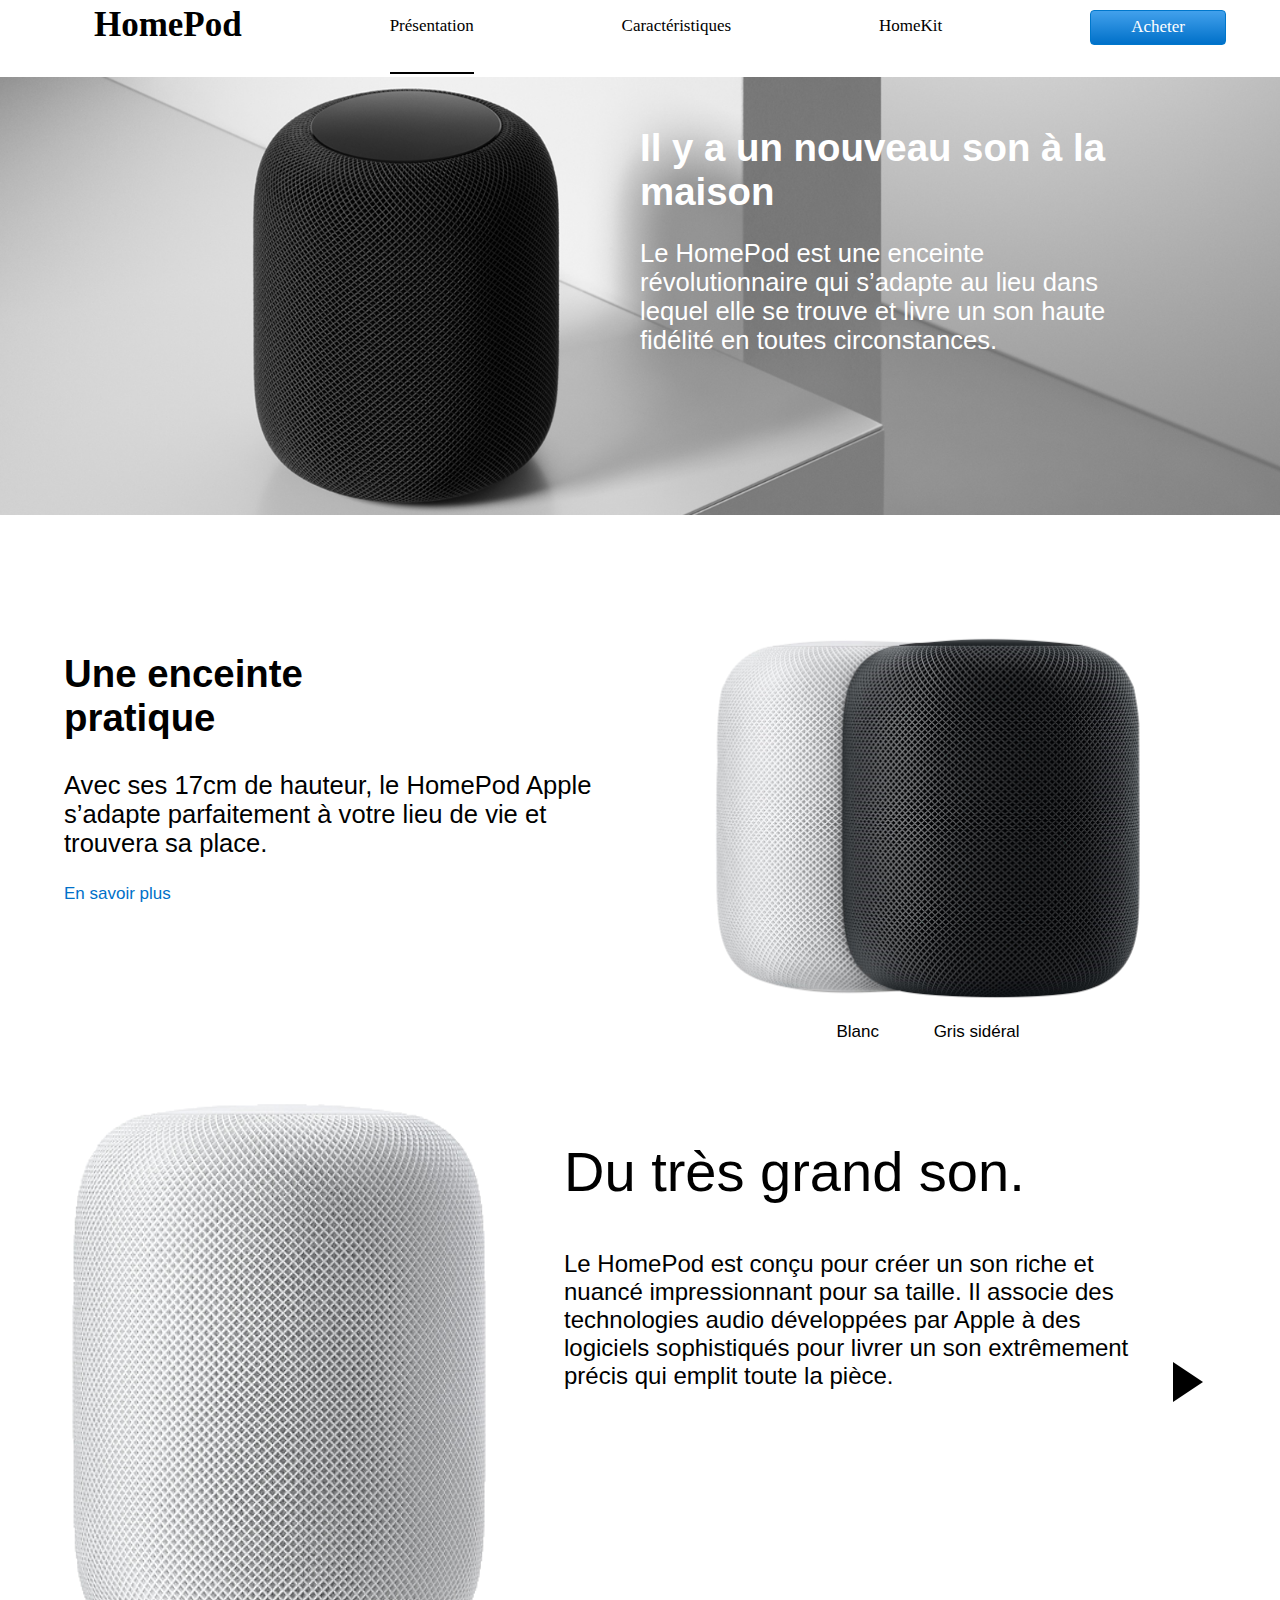
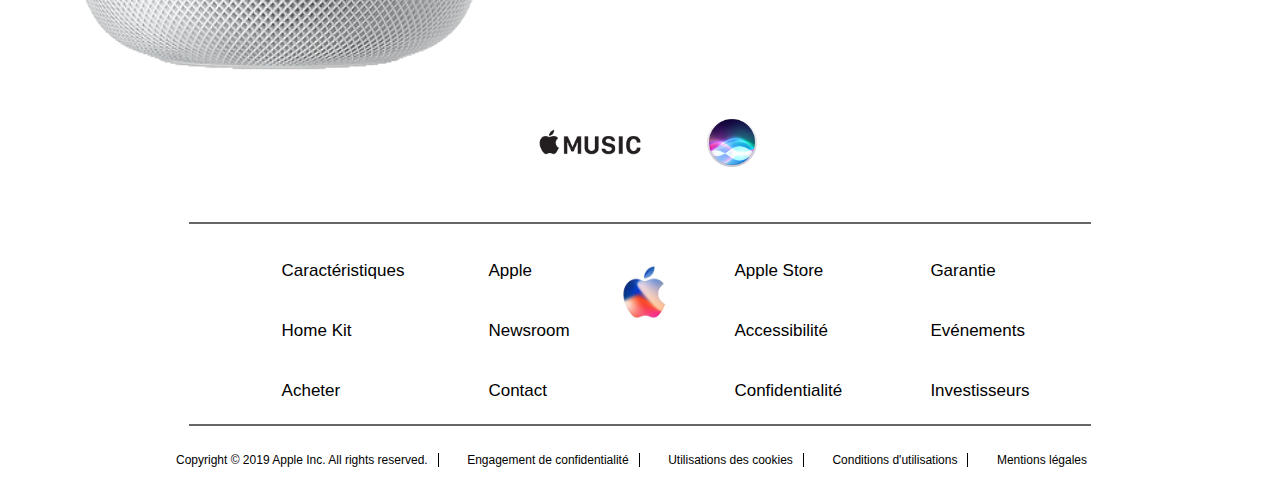
<file: index.html>
<!DOCTYPE html>
<html lang="fr">
  <head>
    <meta charset="utf-8"/>
    <title>HomePod - Apple (FR)</title>
    <meta name="description" content="Bienvenue sur la page de l'HomePod conçu par Apple"/>
    <link rel="icon" type="image/jpg" href="images/appleLogo.jpg" />
    <link href="https://fonts.googleapis.com/css?family=Niramit" rel="stylesheet">
    <link rel="stylesheet" href="styles/main.css">
  </head>
  <body>
    <!-- Header start-->
		<header id="header">
			<nav class="navBar__container">
				<div id="menuToggle">
					<!--Hamburger button start-->
					<input type="checkbox" />
					<span></span>
					<span></span>
					<span></span>
					<!-- Hamburger button end -->
					<ul id="menu">
						<li><a href="index.html" title="Presentation">Présentation</a></li>
						<li><a href="features.html" title="Caracteristiques">Caractéristiques</a></li>
						<li><a href="homekit.html" title="Experience">Homekit</a></li>
						<li><a href="buy.html" title="Acheter">Acheter</a></li>
					</ul>
				</div>
				<h2><a href="index.html" title="accueil">HomePod</a></h2>
				<a href="index.html" title="Presentation" class="current ongletNav">Présentation</a>
				<a href="features.html" title="Caracteristiques" class="ongletNav">Caractéristiques</a>
				<a href="homekit.html" title="Experience" class="ongletNav">HomeKit</a>
				<a href="buy.html" title="Acheter" class="buttonBuy">Acheter</a>
			</nav>
		</header>
    <main>
      <div class="imgText">
        <h1>Il y a un nouveau son à la maison</h1>
        <h2>Le HomePod est une enceinte révolutionnaire qui s’adapte au lieu dans lequel elle se trouve et livre un son haute fidélité en toutes circonstances. </h2>
      </div>
      <img src="images/background.png" alt="fond" class="background">
      <div class="dimensionEnceinte">
        <div class="texteImageDimension">
          <div class="presentationTexte">
            <h2>Une enceinte pratique</h2>
            <h3>Avec ses 17cm de hauteur, le HomePod Apple s’adapte parfaitement à votre lieu de vie et trouvera sa place. </h3>
            <h4><a href="features.html" title="caracteristiques">En savoir plus</a></h4>
          </div>
          <div class="descriEnceintes">
                <img src="images/2enceintes.png" alt="2 enceintes" class="homePod_deux">
                <span>Blanc</span>
                <span>Gris sidéral</span>
          </div>
        </div>
      </div>
      <div class="caroussel"> <!--div container du slider-->
            <div class="imgInterieur" style="left:0"> <!--div sliderContainer-->
                <img src="images/whitehomepod.png" class="visible" alt="homepod extérieur"> 
                <!-- <img src="images/homepodentier.jpg" alt="homepod normal"> -->
                <img src="images/homepodhaut.jpg" alt="homepod partie supérieur">
                <img src="images/homepodmilieu.png" alt="homepod partie milieu">
                <img src="images/homepodbas.jpg" alt="homepod partie inférieure">
            </div>
            <div class="carousselText">
                <div class="carousselTextCard">
                    <h2>Du très grand son.</h2>
                    <p>Le HomePod est conçu pour créer un son riche et nuancé impressionnant pour sa taille. Il associe des technologies audio développées par Apple à des logiciels sophistiqués pour livrer un son extrêmement précis qui emplit toute la pièce.</p>
                </div>
                <div class="carousselTextCard nonVisible">
                    <h2>Des basses profondes qui emplissent l’espace.</h2>
                    <p>Le boomer longue portée conçu par Apple est placé au sommet de l’enceinte, orienté vers le haut, ce qui crée une large gamme de basses profondes qui surpasse celle de n’importe quelle enceinte traditionnelle. Un ensemble de six micros, associé à un micro interne avec égaliseur de basses, analyse et compense l’effet de la pièce sur la réponse dans les graves, afin de produire un son riche et régulier.</p>
                </div>
                <div class="carousselTextCard nonVisible">
                    <h2>Même de loin, il vous entend très bien.</h2>
                    <p>Grâce à six micros placés en cercle, le HomePod capte le son dans toute la pièce. Lorsque vous dites « Dis Siri », le traitement avancé du signal, associé à l’annulation de l’écho et du bruit, permet au HomePod de vous entendre sans que vous ayez à élever la voix, même si vous êtes à l’autre bout de la pièce et que la musique est forte. </p>
                </div>
                <div class="carousselTextCard nonVisible">
                    <h2>Un son haute fidélité incroyablement enveloppant.</h2>
                    <p>Spécialement conçu pour le HomePod, un ensemble de sept tweeters à faisceaux acoustiques, chacun ayant son propre amplificateur, crée un contrôle directionnel exceptionnel. Dotés d’un design à pavillon replié et placés autour de la base, ils envoient le flux musical vers le centre, puis depuis le bas selon un schéma à 360°, ce qui se traduit par une sensation de l’espace très enveloppante.</p>
                </div>
            </div>
      <div class="carousselBtn"></div>
      </div>
      <div class="logos">
            <img src="images/applemusic.png" alt="apple music">
            <img src="images/siri.png" alt="siri">
      </div>
    </main>

    <footer>
      <div class="barreHorizontale"></div>
      <div class="footer">
        <ul class="footerList1">
          <li><a href="features.html" title="caracteristiques">Caractéristiques</a></li>
          <li><a href="homekit.html" title="home kit">Home Kit</a></li>
          <li><a href="buy.html" title="acheter">Acheter</a></li>
        </ul>
        <ul class="footerList2">
          <li><a href="https://apple.com" title="caracteristiques">Apple</a></li>
          <li><a href="https://www.apple.com/fr/newsroom/" title="newsroom">Newsroom</a></li>
          <li><a href="https://www.apple.com/fr/contact/" title="contact">Contact</a></li>
        </ul>
        <div class="footerLogo">
          <a href="https://apple.com" title="apple"><img src="images/appleLogo.jpg" alt="logo Apple"></a>
        </div>
        <ul class="footerList2">
          <li><a href="https://www.apple.com/fr/retail/" title="apple store">Apple Store</a></li>
          <li><a href="https://www.apple.com/fr/accessibility/" title="accessibilité">Accessibilité</a></li>
          <li><a href="https://www.apple.com/fr/privacy/" title="confidentialite">Confidentialité</a></li>
        </ul>
        <ul class="footerList2">
          <li><a href="https://www.apple.com/legal/warranty/statutoryrights.html" title="garantie">Garantie</a></li>
           <li><a href="https://www.apple.com/fr/apple-events/" title="Evenements">Evénements</a></li>
          <li><a href="https://investor.apple.com/investor-relations/default.aspx" title="investisseurs">Investisseurs</a></li>
        </ul>
      </div>
      <div class="barreHorizontale2"></div>
      <div class="footer2">
        <a href="#" title="copyright">Copyright © 2019 Apple Inc. All rights reserved.</a>
        <a href="https://www.apple.com/legal/privacy/fr-ww/" title="confidentialité">Engagement de confidentialité</a>
        <a href="https://www.apple.com/legal/privacy/fr-ww/cookies/" title="cookies">Utilisations des cookies</a>
        <a href="https://www.apple.com/fr/legal/internet-services/terms/site.html" title="conditions utilisations">Conditions d'utilisations</a>
        <a href="https://www.apple.com/fr/legal/" title="mentions legales">Mentions légales</a>
      </div>
    </footer>
    <script src="scripts/main.js"></script>
  </body>
</html>
</file>
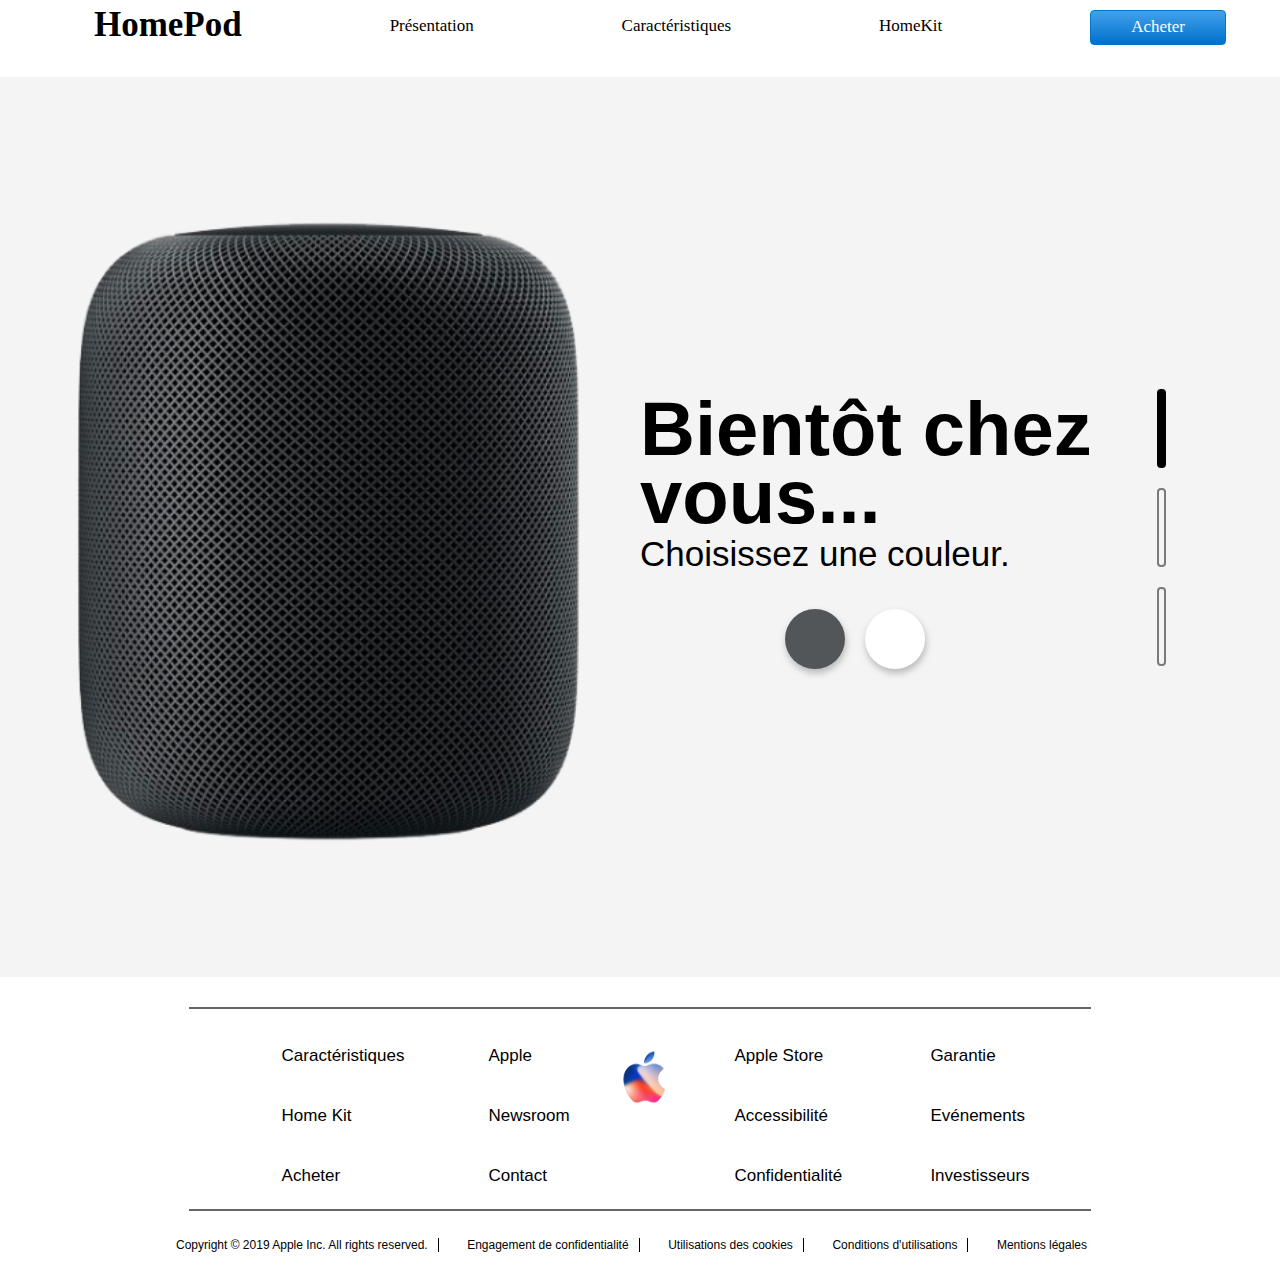
<file: buy.html>
<!DOCTYPE html>
<html lang="fr">
	<head>
		<meta charset="utf-8"/>
		<title> Acheter l'HomePod </title>
		<meta name="description" content="Page d'achat de l'HomePod"/>
		<link rel="icon" type="image/jpg" href="images/appleLogo.jpg" />
		<link href="https://fonts.googleapis.com/css?family=Niramit" rel="stylesheet">
		<link rel="stylesheet" href="styles/buy.css"/>
		<link rel="stylesheet" href="styles/main.css"/>
	</head>
	<body>
		<!-- Header start-->
		<header id="header">
			<nav class="navBar__container">
				<div id="menuToggle">
					<!--Hamburger button start-->
					<input type="checkbox" />
					<span></span>
					<span></span>
					<span></span>
					<!-- Hamburger button end -->
					<ul id="menu">
						<li><a href="index.html" title="Presentation">Présentation</a></li>
						<li><a href="features.html" title="Caracteristiques">Caractéristiques</a></li>
						<li><a href="homekit.html" title="Experience">Homekit</a></li>
						<li><a href="buy.html" title="Acheter">Acheter</a></li>
					</ul>
				</div>
				<h2><a href="index.html" title="accueil">HomePod</a></h2>
				<a href="index.html" title="Presentation" class="ongletNav">Présentation</a>
				<a href="features.html" title="Caracteristiques" class="ongletNav">Caractéristiques</a>
				<a href="homekit.html" title="Experience" class="ongletNav">HomeKit</a>
				<a href="buy.html" title="Acheter" class="buttonBuy">Acheter</a>
			</nav>
		</header>
		<!-- Header end-->
		<!--Main start-->
		<main class="buyPage">
			<section class="container__buy">
				<!-- Buy slider start: color selector-->
				<div class="buy-slider display-slider">
					<img src="images/homepod_noir_cote.png" alt="homepod noir">
					<div class="buy-action">
						<h2>Bientôt chez vous...</h2>
						<h3>Choisissez une couleur.</h3>
						<div class="buy-action choice-color">
							<div class="color-button gray-choice">
								<p>
									Gris
								</p>
							</div>
							<div class="color-button white-choice">
								<p>
									Blanc
								</p>
							</div>
						</div>
					</div>
					<div class="pagination-buttons">
						<div class="pagination-button__Button current-pagination"></div>
						<div class="pagination-button__Button"></div>
						<div class="pagination-button__Button"></div>
					</div>
				</div>
				<!-- Buy slider start: way of buy-->
				<div class="buy-slider">
					<img src="images/homepod_top.png" alt="homepod dessus">
					<div class="buy-action">
						<h2>Bientôt chez vous...</h2>
						<h3>Comment l'achetez vous ?</h3>
						<div class="buy-action choice-color">
							<div class="color-button shipping-choice"></div>
							<div>
								Chez vous le 23 février
							</div>
							<div class="color-button shop-choice"></div>
							<div>
								Acheter en magasin
							</div>
						</div>
					</div>
					<div class="pagination-buttons">
						<div class="pagination-button__Button"></div>
						<div class="pagination-button__Button current-pagination"></div>
						<div class="pagination-button__Button"></div>
					</div>
				</div>
				<!-- Buy slider start: final shipping -->
				<div class="buy-slider">
					<img src="images/homepod_noir_cote.png" alt="homepod coté">
					<div class="buy-action">
						<h2>Bientôt chez vous...</h2>
						<h3>Un petit récapitulatif...</h3>
						<div class="buy-action shipping-info">
							<div class="shipping-info__info-section">
								<ul>
									<li>HomePod - Blanc </li>
									<li>Prix unitaire : 349,00 €  </li>
									<li>Livraison gratuite  </li>
									<li>TVA incluse de 58,17 €</li>
								</ul>
							</div>
							<div class="shipping-info__info-section">
								<a href="#" title="Acheter" class="button-buy">Ajouter</a>
							</div>
						</div>
					</div>
					<div class="pagination-buttons">
						<div class="pagination-button__Button"></div>
						<div class="pagination-button__Button"></div>
						<div class="pagination-button__Button current-pagination"></div>
					</div>
				</div>
			</section>
		</main>
		<!-- Main end -->
		<!-- Footer start-->
		<footer>
			<div class="barreHorizontale"></div>
			<div class="footer">
				<!-- First part of the footer start -->
				<ul class="footerList1">
					<li><a href="features.html" title="caracteristiques">Caractéristiques</a></li>
					<li><a href="homekit.html" title="home kit">Home Kit</a></li>
					<li><a href="buy.html" title="acheter">Acheter</a></li>
				</ul>
				<ul class="footerList2">
					<li><a href="https://apple.com" title="caracteristiques">Apple</a></li>
					<li><a href="https://www.apple.com/fr/newsroom/" title="newsroom">Newsroom</a></li>
					<li><a href="https://www.apple.com/fr/contact/" title="contact">Contact</a></li>
				</ul>
				<div class="footerLogo">
					<a href="https://apple.com" title="apple"><img src="images/appleLogo.jpg" alt="logo Apple"></a>
				</div>
				<ul class="footerList2">
					<li><a href="https://www.apple.com/fr/retail/" title="apple store">Apple Store</a></li>
					<li><a href="https://www.apple.com/fr/accessibility/" title="accessibilité">Accessibilité</a></li>
					<li><a href="https://www.apple.com/fr/privacy/" title="confidentialite">Confidentialité</a></li>
				</ul>
				<ul class="footerList2">
					<li><a href="https://www.apple.com/legal/warranty/statutoryrights.html" title="garantie">Garantie</a></li>
					<li><a href="https://www.apple.com/fr/apple-events/" title="Evenements">Evénements</a></li>
					<li><a href="https://investor.apple.com/investor-relations/default.aspx" title="investisseurs">Investisseurs</a></li>
				</ul>
			</div>
			<!-- First part of the footer end -->
			<div class="barreHorizontale2"></div>
		<div class="footer2">
			<a href="#" title="copyright">Copyright © 2019 Apple Inc. All rights reserved.</a>
			<a href="https://www.apple.com/legal/privacy/fr-ww/" title="confidentialité">Engagement de confidentialité</a>
			<a href="https://www.apple.com/legal/privacy/fr-ww/cookies/" title="cookies">Utilisations des cookies</a>
			<a href="https://www.apple.com/fr/legal/internet-services/terms/site.html" title="conditions utilisations">Conditions d'utilisations</a>
			<a href="https://www.apple.com/fr/legal/" title="mentions legales">Mentions légales</a>
		</div>
	</footer>
	<!-- Footer end-->
	<script src="scripts/buy.js"></script>
</body>
</html>
</file>
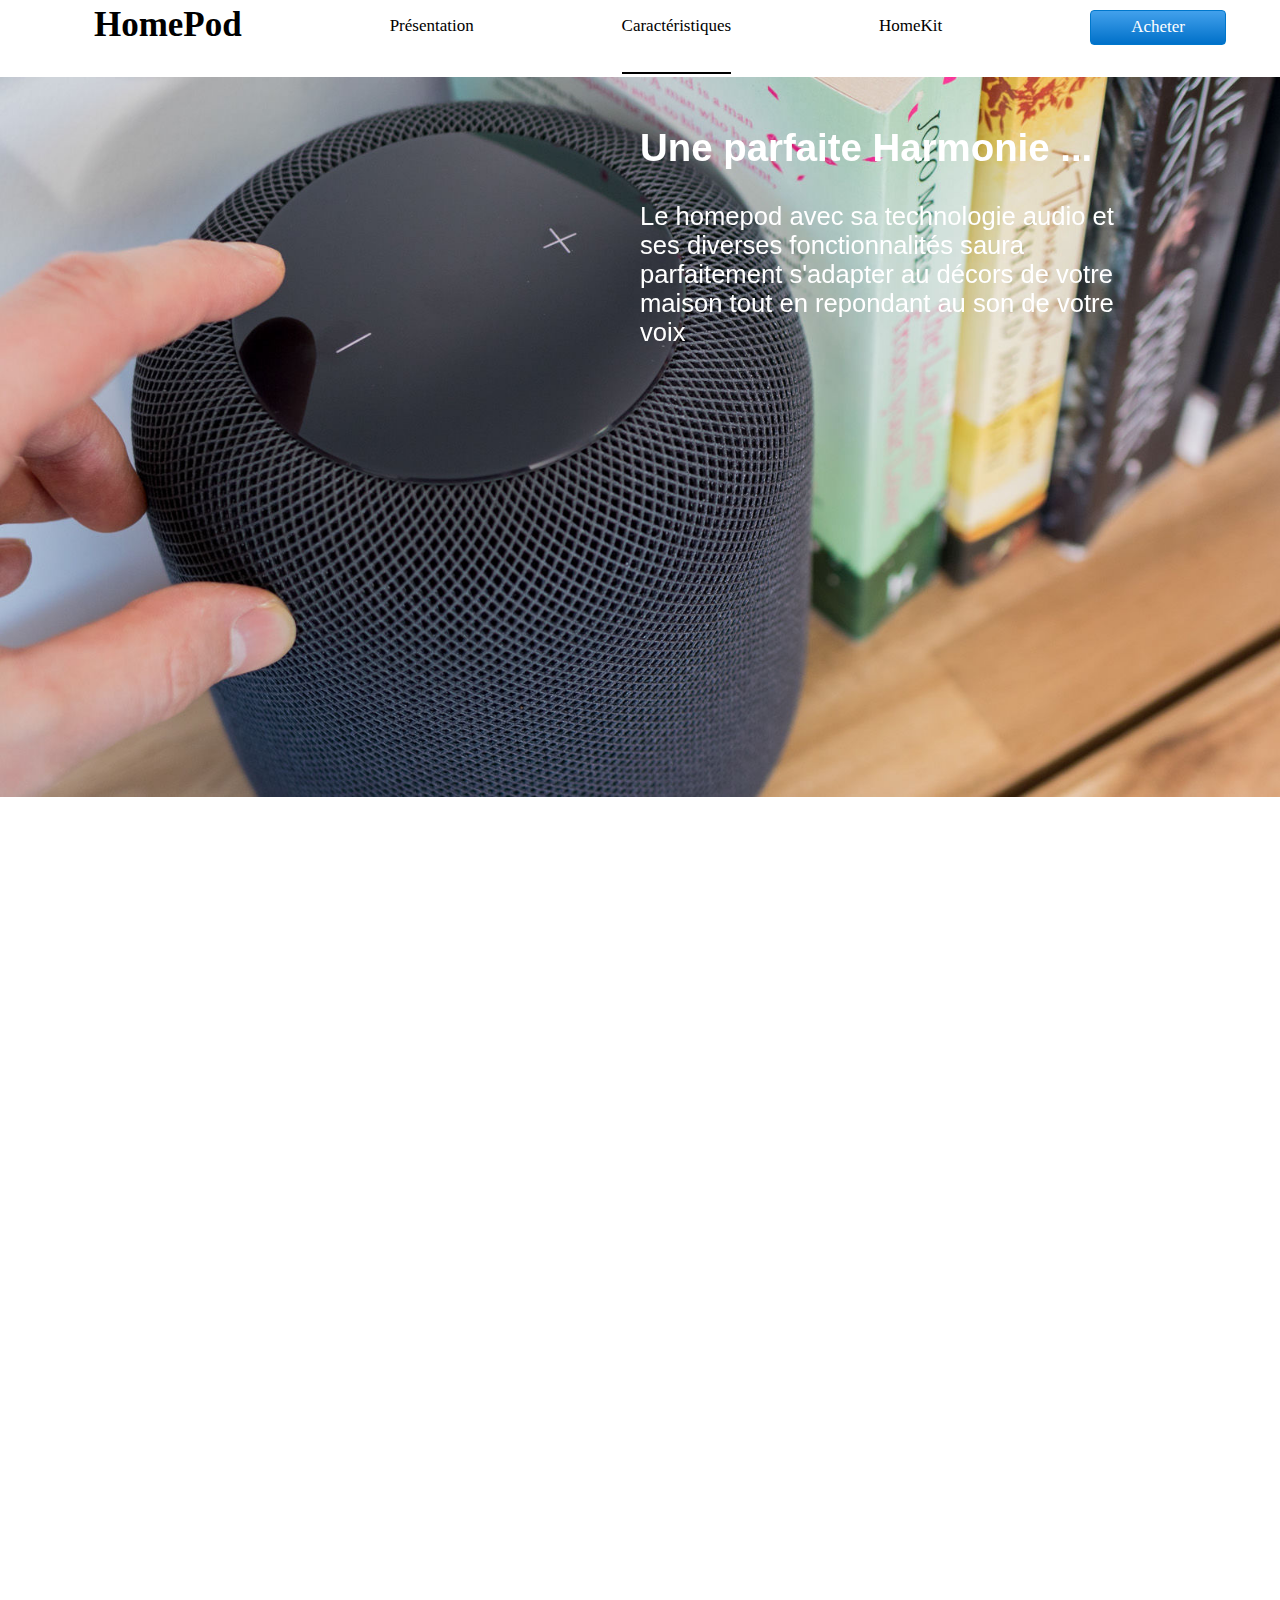
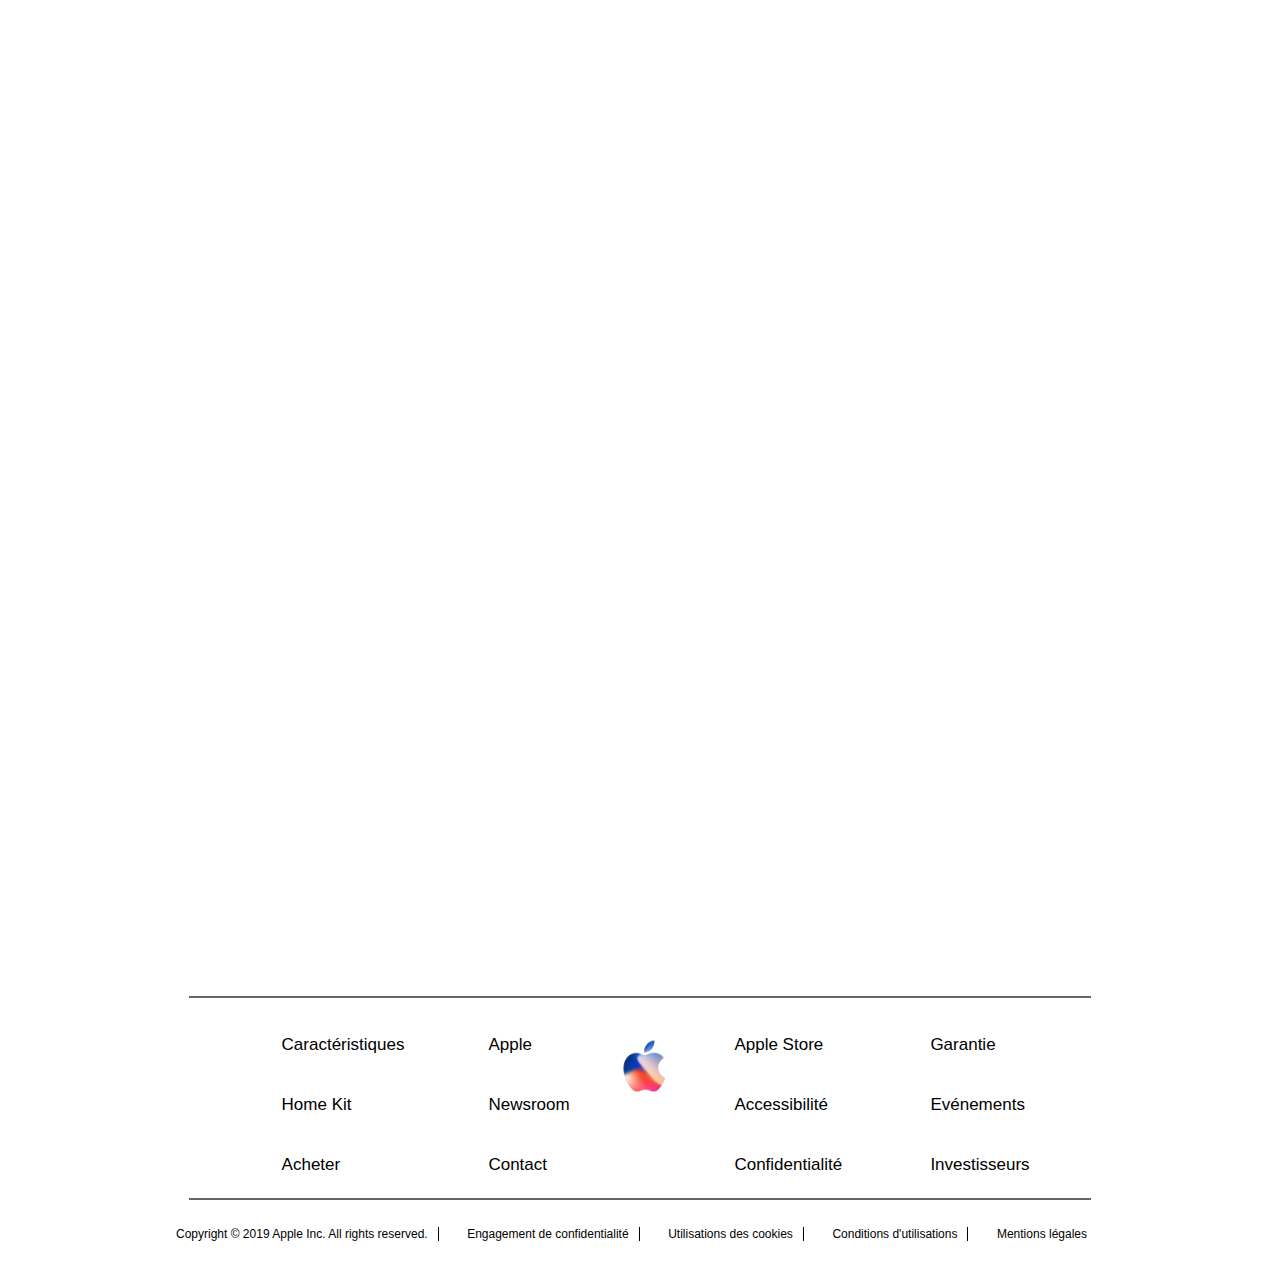
<file: features.html>
<!DOCTYPE html>
<html lang="fr">

  <head>
    <meta charset="utf-8" />
    <title> Caractéristiques </title>
    <meta name="description" content="description de la page" />
    <link rel="icon" type="image/jpg" href="images/appleLogo.jpg" />
    <link href="https://fonts.googleapis.com/css?family=Niramit" rel="stylesheet">
    <link href="https://unpkg.com/aos@2.3.1/dist/aos.css" rel="stylesheet">
    <link rel="stylesheet" href="styles/features.css">
    <link rel="stylesheet" href="styles/main.css">
  </head>

  <body>
    <header id="header">
          <nav class="navBar__container">
            <div id="menuToggle">
              <!--Hamburger button start-->
              <input type="checkbox" />
              <span></span>
              <span></span>
              <span></span>
              <!-- Hamburger button end -->
              <ul id="menu">
                <li><a href="index.html" title="Presentation">Présentation</a></li>
                <li><a href="features.html" title="Caracteristiques">Caractéristiques</a></li>
                <li><a href="homekit.html" title="Experience">Homekit</a></li>
                <li><a href="buy.html" title="Acheter">Acheter</a></li>
              </ul>
            </div>
            <h2><a href="index.html" title="accueil">HomePod</a></h2>
            <a href="index.html" title="Presentation" class="ongletNav">Présentation</a>
            <a href="features.html" title="Caracteristiques" class="current ongletNav">Caractéristiques</a>
            <a href="homekit.html" title="Experience" class="ongletNav">HomeKit</a>
            <a href="buy.html" title="Acheter" class="buttonBuy">Acheter</a>
          </nav>
        </header>
    <main>
      <div class="img">
        <img src="images/bannerfeature.jpg" alt="fond" class="background">
        <h1 data-aos="fade-up" data-aos-duration="3000" class="imgtext">Une parfaite Harmonie ...</h1>
        <h2 data-aos="fade-up" data-aos-duration="3000" class="imgtext">Le homepod avec sa technologie audio et ses diverses fonctionnalités saura parfaitement s'adapter au décors de votre maison tout en repondant au son de votre voix</h2>
      </div>
      <div class="Slider">
        <div class="Slidercontainer">
          <div data-aos="fade-up" data-aos-duration="3000">
            <ul>
              <li><h3 class="slidertitle">Dimensions, poids et coloris</h3></li>
              <li><strong>Dimensions :</strong></li>
              <li><p>172 mm de hauteur </p></li>
              <li><p>142 mm de diamètre</p></li>
              <li><strong>Poids :</strong></li>
              <li><p>2,5 kg</p></li>
              <li><strong>Coloris :</strong></li>
              <li><p>Gris sidéral</p></li>
              <li><p>Blanc</p></li>
            </ul>
          </div>
          <div data-aos="fade-up" data-aos-duration="3000">
            <ul>
              <li><h3 class="slidertitle">Accessibilité</h3></li>
              <li>Les fonctionnalités d’accessibilité aident les personnes en situation de handicap à profiter pleinement de leur HomePod.</li>
              <li><strong>Les fonctionnalités incluses</strong></li>
              <li>Adaptation aux pressions</li>
              <li>Siri</li>
              <li>VoiceOver</li>
              <li>App Maison et HomeKit</li>
            </ul>
          </div>
          <div data-aos="fade-up" data-aos-duration="3000">
            <ul>
              <li><h3 class="slidertitle">Technologie audio</h3></li>
              <li>Boomer longue portée avec amplificateur spécifique</li>
              <li>Sept tweeters à pavillon, chacun ayant son propre amplificateur </li>
              <li>Ensemble de six micros pour s’adresser de loin à Siri</li>
              <li>Micro interne de calibration des fréquences basses </li>
              <li>Formation de faisceaux pour le son direct et ambiant </li>
              <li>Compatible avec l’appairage stéréo</li>
            </ul>
          </div>
          <div data-aos="fade-up" data-aos-duration="3000">
            <ul>
              <li><h3 class="slidertitle">Sources audio</h3></li>
              <li>Apple Music</li>
              <li>Achats de musique sur iTunes</li>
              <li>Bibliothèque musicale iCloud avec un abonnement Apple Music </li>
              <li>Radio Beats 1 en direct</li>
              <li>Épisodes live de Beats 1 à la demande</li>
              <li>Podcasts Apple</li>
            </ul>
          </div>
          <div data-aos="fade-up" data-aos-duration="3000">
            <ul>
              <li><h3 class="slidertitle">Sans‑fil</h3></li>
              <li>Wi‑Fi 802.11ac avec MIMO</li>
              <li>Accès invité direct3 </li>
              <li>Bluetooth 5.0</li>
              <li>Prise en charge des enceintes dans plusieurs pièces avec AirPlay 24</li>
            </ul>
          </div>
          <div data-aos="fade-up" data-aos-duration="3000">
            <ul>
              <li><h3 class="slidertitle">Configuration requise</h3></li>
              <li>iPhone 5s, iPad Pro, iPad (5e génération ou ultérieure),</li>
              <li>iPad Air, iPad mini 2 ou iPod touch avec iOS 12</li>
              <li>Accès Internet par Wi‑Fi 802.11</li>
              <li>Abonnement Apple Music requis pour bénéficier de l’ensemble des fonctionnalités musicales</li>
            </ul>
          </div>
          <div data-aos="fade-up" data-aos-duration="3000">
            <ul>
              <li><h3 class="slidertitle">Alimentation et conditions ambiantes</h3></li>
              <li>Bloc d’alimentation intégré</li>
              <li>Tension : de 100 à 240 V CA</li>
              <li>Fréquence : de 50 à 60 Hz</li>
              <li>Température d’utilisation : de 0 à 35 °C</li>
              <li>Température de rangement : de -20 à 45 °C</li>
              <li>Humidité relative : de 5 à 90 % sans condensation</li>
              <li>Altitude maximale d’utilisation : testé jusqu’à 3 000 m</li>
              <li>Altitude maximale de rangement : 4 500 m</li>
              <li>Altitude maximale de transport : 10 500 m</li>
            </ul>
          </div>
        </div>
      </div>
    </main>
    <footer>
      <div class="barreHorizontale"></div>
      <div class="footer">
        <ul class="footerList1">
          <li><a href="features.html" title="caracteristiques">Caractéristiques</a></li>
          <li><a href="homekit.html" title="home kit">Home Kit</a></li>
          <li><a href="buy.html" title="acheter">Acheter</a></li>
        </ul>
        <ul class="footerList2">
          <li><a href="https://apple.com" title="caracteristiques">Apple</a></li>
          <li><a href="https://www.apple.com/fr/newsroom/" title="newsroom">Newsroom</a></li>
          <li><a href="https://www.apple.com/fr/contact/" title="contact">Contact</a></li>
        </ul>
        <div class="footerLogo">
          <a href="https://apple.com" title="apple"><img src="images/appleLogo.jpg" alt="logo Apple"></a>
        </div>
        <ul class="footerList2">
          <li><a href="https://www.apple.com/fr/retail/" title="apple store">Apple Store</a></li>
          <li><a href="https://www.apple.com/fr/accessibility/" title="accessibilité">Accessibilité</a></li>
          <li><a href="https://www.apple.com/fr/privacy/" title="confidentialite">Confidentialité</a></li>
        </ul>
        <ul class="footerList2">
          <li><a href="https://www.apple.com/legal/warranty/statutoryrights.html" title="garantie">Garantie</a></li>
          <li><a href="https://www.apple.com/fr/apple-events/" title="Evenements">Evénements</a></li>
          <li><a href="https://investor.apple.com/investor-relations/default.aspx" title="investisseurs">Investisseurs</a></li>
        </ul>
      </div>
      <div class="barreHorizontale2"></div>
      <div class="footer2">
        <a href="#" title="copyright">Copyright © 2019 Apple Inc. All rights reserved.</a>
        <a href="https://www.apple.com/legal/privacy/fr-ww/" title="confidentialité">Engagement de confidentialité</a>
        <a href="https://www.apple.com/legal/privacy/fr-ww/cookies/" title="cookies">Utilisations des cookies</a>
        <a href="https://www.apple.com/fr/legal/internet-services/terms/site.html" title="conditions utilisations">Conditions d'utilisations</a>
        <a href="https://www.apple.com/fr/legal/" title="mentions legales">Mentions légales</a>
      </div>
    </footer>
    <script src="https://unpkg.com/aos@2.3.1/dist/aos.js"></script>
    <script src="scripts/features.js"></script>
  </body>
</html>
</file>
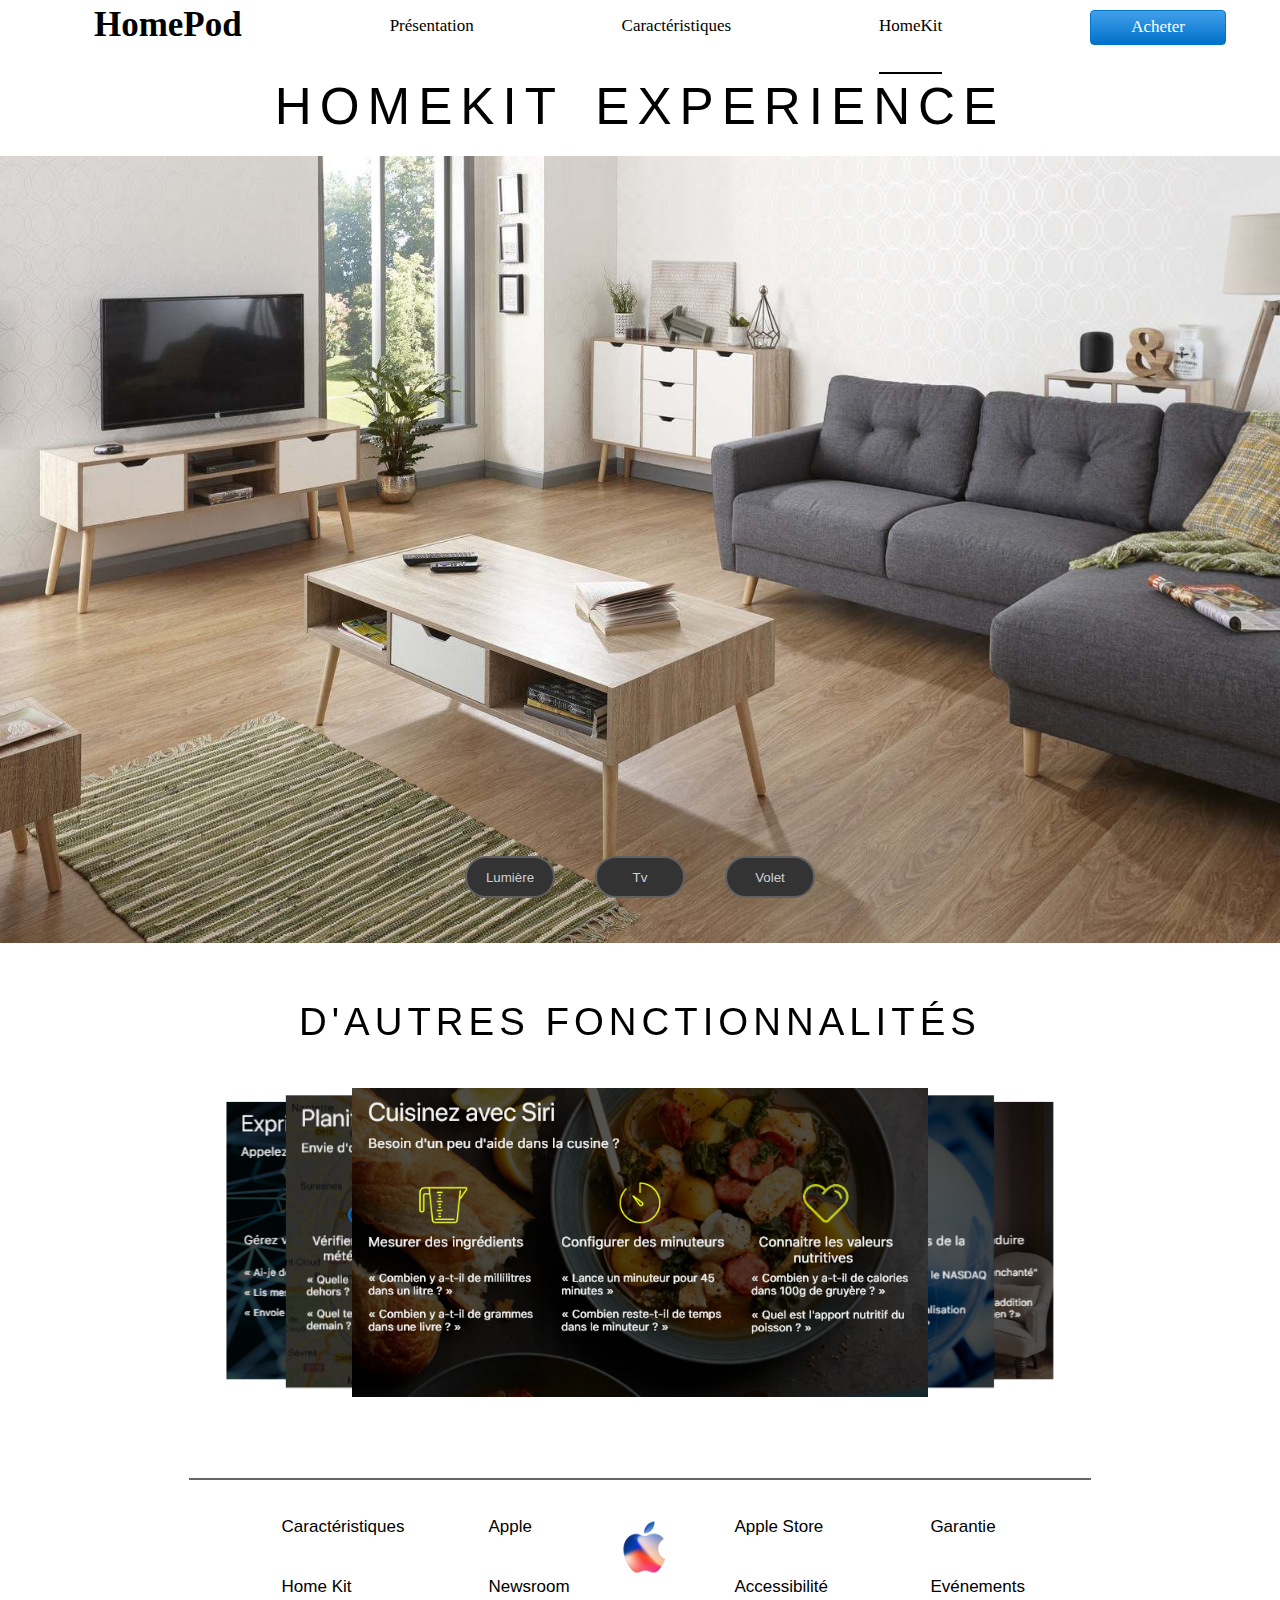
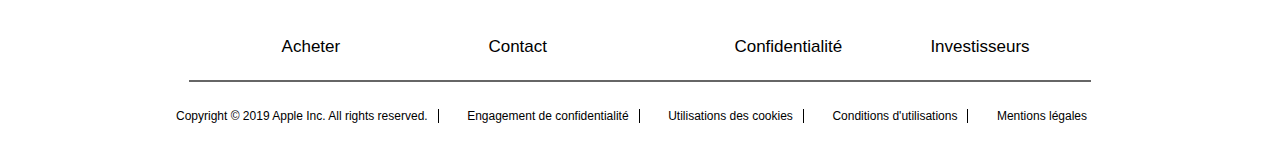
<file: homekit.html>
<!DOCTYPE html>
<html lang="fr">
  <head>
    <meta charset="utf-8">
    <title>Home Experience</title>
    <meta name="description" content="description de la page"/>
    <link rel="icon" type="image/jpg" href="images/appleLogo.jpg" />
    <link href="https://fonts.googleapis.com/css?family=Niramit" rel="stylesheet">
    <link rel="stylesheet" href="styles/homekit.css">
    <link rel="stylesheet" href="styles/main.css">
  </head>
  <body>
    <!-- Header start-->
		<header id="header">
			<nav class="navBar__container">
				<div id="menuToggle">
					<!--Hamburger button start-->
					<input type="checkbox" />
					<span></span>
					<span></span>
					<span></span>
					<!-- Hamburger button end -->
					<ul id="menu">
						<li><a href="index.html" title="Presentation">Présentation</a></li>
						<li><a href="features.html" title="Caracteristiques">Caractéristiques</a></li>
						<li><a href="homekit.html" title="Experience">Homekit</a></li>
						<li><a href="buy.html" title="Acheter">Acheter</a></li>
					</ul>
				</div>
				<h2><a href="index.html" title="accueil">HomePod</a></h2>
				<a href="index.html" title="Presentation" class="ongletNav">Présentation</a>
				<a href="features.html" title="Caracteristiques" class="ongletNav">Caractéristiques</a>
				<a href="homekit.html" title="Experience" class="current ongletNav">HomeKit</a>
				<a href="buy.html" title="Acheter" class="buttonBuy">Acheter</a>
			</nav>
		</header>
    <main>
      <div class="homeKit__animation__container">
        <span>HomeKit Experience</span>
      </div>
      <div id="house">
        <img src="images/salon_homePod.jpg" alt="salon" class="home showed"> <!--image originale du salon-->
        <img src="images/salon_homePod_tele.png" alt="salon" class="television"> <!--div pour allumer la télé-->
        <img src="images/salon_homePod_volet.png" alt="salon" class="voletDown"> <!--div pour fermer les volets-->
        <div class="black"></div> <!-- div qui permet d'assombrir l'image-->
        <div class="buttons"> <!--div pour tous les boutons de l'image salon-->
          <button class="buttonLight button">Lumière</button>
          <button class="buttonTV button">Tv</button>
          <button class="buttonWindow button">Volet</button>
        </div>
      </div>
      <div id="homeKit__main__slider">
        <div class="homeKit__slider__title__container">
          <span>D'autres fonctionnalités</span>
        </div>
        <input type="radio" name="slider" id="s1">
        <input type="radio" name="slider" id="s2">
        <input type="radio" name="slider" id="s3" checked>
        <input type="radio" name="slider" id="s4">
        <input type="radio" name="slider" id="s5">
        <label for="s1" id="slide1"><img src="images/imgSlider1.png" alt="Exprimez-vous avec Siri"></label>
        <label for="s2" id="slide2"><img src="images/imgSlider2.png" alt="Planifiez avec Siri"></label>
        <label for="s3" id="slide3"><img src="images/imgSlider3.png" alt="Cuisinez avec Siri"></label>
        <label for="s4" id="slide4"><img src="images/imgSlider4.png" alt="Restez informé avec Siri"></label>
        <label for="s5" id="slide5"><img src="images/imgSlider5.png" alt="Encore d'autres utilisations de Siri"></label>
      </div>
    </main>
    <footer>
      <div class="barreHorizontale"></div>
      <div class="footer">
        <ul class="footerList1">
          <li><a href="features.html" title="caracteristiques">Caractéristiques</a></li>
          <li><a href="homekit.html" title="home kit">Home Kit</a></li>
          <li><a href="buy.html" title="acheter">Acheter</a></li>
        </ul>
        <ul class="footerList2">
          <li><a href="https://apple.com" title="caracteristiques">Apple</a></li>
          <li><a href="https://www.apple.com/fr/newsroom/" title="newsroom">Newsroom</a></li>
          <li><a href="https://www.apple.com/fr/contact/" title="contact">Contact</a></li>
        </ul>
        <div class="footerLogo">
          <a href="https://apple.com" title="apple"><img src="images/appleLogo.jpg" alt="logo Apple"></a>
        </div>
        <ul class="footerList2">
          <li><a href="https://www.apple.com/fr/retail/" title="apple store">Apple Store</a></li>
          <li><a href="https://www.apple.com/fr/accessibility/" title="accessibilité">Accessibilité</a></li>
          <li><a href="https://www.apple.com/fr/privacy/" title="confidentialite">Confidentialité</a></li>
        </ul>
        <ul class="footerList2">
          <li><a href="https://www.apple.com/legal/warranty/statutoryrights.html" title="garantie">Garantie</a></li>
          <li><a href="https://www.apple.com/fr/apple-events/" title="Evenements">Evénements</a></li>
          <li><a href="https://investor.apple.com/investor-relations/default.aspx" title="investisseurs">Investisseurs</a></li>
        </ul>
      </div>
      <div class="barreHorizontale2"></div>
      <div class="footer2">
        <a href="#" title="copyright">Copyright © 2019 Apple Inc. All rights reserved.</a>
        <a href="https://www.apple.com/legal/privacy/fr-ww/" title="confidentialité">Engagement de confidentialité</a>
        <a href="https://www.apple.com/legal/privacy/fr-ww/cookies/" title="cookies">Utilisations des cookies</a>
        <a href="https://www.apple.com/fr/legal/internet-services/terms/site.html" title="conditions utilisations">Conditions d'utilisations</a>
        <a href="https://www.apple.com/fr/legal/" title="mentions legales">Mentions légales</a>
      </div>
    </footer>
    <script src="scripts/homekit.js"></script>
  </body>
</html>
</file>
<file: styles/main.css>
@font-face
{
	font-family: "SF Pro Text";
	font-weight: normal;
	src: url("https://applesocial.s3.amazonaws.com/assets/styles/fonts/sanfrancisco/sanfranciscodisplay-regular-webfont.woff");
}

@font-face
{
	font-family: "SF Pro Text";
	font-weight: bold;
	src: url("https://applesocial.s3.amazonaws.com/assets/styles/fonts/sanfrancisco/sanfranciscodisplay-bold-webfont.woff");
}

body
{
	font-family: "SF Pro Text", "Myriad Set Pro", "SF Pro Icons", "Apple Legacy Chevron", "Helvetica Neue", Helvetica, Arial, sans-serif;
	font-size: 17px;
	margin: 0;
	padding: 0;
	max-width: 100%;
	overflow-x: hidden;
}

/*HEADER*/
#menuToggle
{
	display: none;
}

header
{
	font-family: "SF Pro Text";
	width: 100%;
	height: 52px;
	margin-right: 20px;
	margin-left: 20px;
}

.homepodTitle
{
	display: none;
}

.navBar__container
{
	display : flex;
	justify-content: space-around;
	width : 100%;
	margin-left: auto;
	margin-right: auto;
}

header h2
{
	margin-top: 5px;
	font-size: 35px;
}

header a
{
	text-decoration: none;
	margin-top: 16px;
	color: black;
}

.ongletNav:hover
{
	color: #c2c3c7;
	transition : all 0.2s;
	border-bottom: 2px solid black;
}

header .buttonBuy
{
	font-weight: normal;
	padding: 6px 40px 0px 40px;
	margin-top: 10px;
	height: 27px;
	color: #FFF;
	background: linear-gradient(#42a1ec, #0070c9);
	border-color: #07c;
	border-width: 1px;
	border-style: solid;
	border-radius: 4px;
}

header .buttonBuy:hover
{
	background : linear-gradient(#51a9ee,#147bcd)
}

.current
{
	border-bottom: 2px solid black;
}

/*MAIN*/
main
{
	margin-top: 25px;
}

.imgText
{
	position : absolute;
	left : 50%;
	top : 100px;
	width: 40%;
	animation: indexAnimate 1.5s;
}

.imgText h1
{
	font-size: 3vw;
	color : white;
}

.imgText h2
{
	font-size: 2vw;
	color : white;
	font-weight: lighter;
}

img.background
{
	width: 100%;
	height: auto;
	margin-bottom: 50px;
}

.dimensionEnceinte
{
	width : 90%;
	margin: 50px auto;
}

.texteImageDimension
{
	display : flex;
	position : relative;
}

.presentationTexte h2
{
	font-size : 3vw;
	font-weight: bold;
	width: 400px;
}

.presentationTexte h3
{
	font-size : 2vw;
	font-weight: lighter;
}

.presentationTexte a
{
	color : #0070c9;
	font-weight: lighter;
	text-decoration: none;
}

.presentationTexte a:hover
{
	color : #51a9ee;
}

.presentationTexte
{
	width: 50%;
}

.homePod_deux
{
    width: 100%;
}
.descriEnceintes 
{
    text-align: center;
    width: 50%;
}
.descriEnceintes span 
{
    margin: 0 25px;
}

/*Caroussel*/
.caroussel
{
	width: 90vw;
    height: 600px;
    margin: 0 auto;
	position : relative;
}
.imgInterieur .visible
{
    opacity: 1;
}

.imgInterieur img
{
	position : absolute;
	transition-duration: 1s;
	opacity : 0;
	width : 430px;
	height: 600px;
}

.carousselTextCard
{
	opacity : 1;
	position: absolute;
	left : 500px;
    margin-right: 300px;
    max-width: 90vw;
}
@media screen and (max-width: 1200px) 
{
    .carousselTextCard {
        left: 0;
    }
}

.nonVisible
{
	opacity : 0;
	position: absolute;
	left : 500px;
	margin-right: 300px;
}

.carousselText div h2
{
	font-size : 56px;
	font-weight: lighter;
	width: 600px;
}

.carousselText div p
{
	color : black;
	font-size : 24px;
}

.carousselBtn
{
	position : absolute;
    top : 270px;
    right: 1vw;
	width:0px;
	height:0px;
	border-top: 20px solid transparent;
	border-left: 30px solid #000;
	border-bottom: 20px solid transparent;
}

.carousselBtn:hover
{
	border-top: 25px solid transparent;
	border-left: 40px solid #c2c3c7;
	;
	border-bottom: 25px solid transparent;
	top : 265px;
	transition : all 0.5s;
}

.logos 
{
    display: flex;
    justify-content: center;
    align-items: center;
}
.logos img:first-child 
{
    height: 100px;
}
.logos img {
    height: 50px;
    margin: 0 25px;
}

/* FOOTER */
.barreHorizontale
{
	border: 1px solid rgba(0, 0, 0, 0.6);
	width : 900px;
	margin-left: auto;
	margin-right: auto;
	margin-top : 30px;
}

.footer
{
	height: 140px;
	display: flex;
	align-content:center;
	justify-content: center;
	margin-left: auto;
	margin-right: auto;
	width: 66%;
}

.footer ul
{
	list-style: none;
	width: 20%;
	list-style: none;
}

.footer ul li
{
	margin-top: 20px;
	margin-bottom: 40px;
}

.footer ul li a
{
	color : black;
	text-decoration: none;
}

.footer ul li a:hover
{
	color : #c2c3c7;
	transition : all 0.2s;
}

ul.footerList1, ul.footerList2
{
	padding-left: 64px;
	padding-right: 20px;
}

.footerLogo
{
	display: flex;
	flex-direction: column;
	justify-content: center;
	align-items: center;
}

.footerLogo img
{
	width: 50px;
	height: auto;
}

/*2ème FOOTER */
.footer2
{
	display: flex;
	width: 928px;
	height: auto;
	margin-left: auto;
	margin-right: auto;
	position: relative;
	justify-content: space-between;
	margin-bottom: 10px;
}

.footer2 a
{
	font-size: 12px;
	text-decoration: none;
	color : black;
	margin-right: 7px;
	padding-right: 10px;
	margin-top: 7px;
	border-right : 1px solid black;
	margin-bottom: 10px;
}

.footer2 a:last-child
{
	border-right : none;
}

.barreHorizontale2
{
	border: 1px solid rgba(0, 0, 0, 0.6);
	width : 900px;
	margin : 60px auto 20px auto;
}

/*ANIMATIONS*/
@keyframes indexAnimate
{
	0%
	{
		transform: translateY(-80px);
	}

	100%
	{
		transform: translateY(0px);
	}
}

/* MEDIA QUERIES */
@media screen and (min-width: 0px ) and (max-width : 800px)
{
	/*HAMBURGER*/
	.homepodTitle
	{
		display: block;
		position: absolute;
		width : 100%;
		text-align: center;
	}

	.homepodTitle h2
	{
		font-size : 35px;
		margin-top : 8px;
	}

	#menuToggle
	{
		display: block;
		position: relative;
		top: 10px;
		right : 270px;
		z-index: 1;
		-webkit-user-select: none;
		user-select: none;
	}

	nav h2, nav .ongletNav, nav .buttonBuy
	{
		display: none;
	}

	#menuToggle input
	{
		display: block;
		width: 40px;
		height: 32px;
		position: absolute;
		top: -7px;
		left: -5px;
		cursor: pointer;
		opacity: 0;
		/* hide this */
		z-index: 2;
		/* and place it over the hamburger */
		-webkit-touch-callout: none;
	}

	#menuToggle span
	{
		display: block;
		width: 33px;
		height: 4px;
		margin-bottom: 5px;
		position: relative;
		background: #cdcdcd;
		border-radius: 3px;
		z-index: 1;
		transform-origin: 4px 0px;
		transition: transform 0.5s cubic-bezier(0.77,0.2,0.05,1.0), background-color 0.5s cubic-bezier(0.77,0.2,0.05,1.0), opacity 0.55s ease;
	}

	#menuToggle span:first-child
	{
		transform-origin: 0% 0%;
	}

	#menuToggle span:nth-last-child(2)
	{
		transform-origin: 0% 100%;
	}

	#menuToggle input:checked ~ span
	{
		opacity: 1;
		transform: rotate(45deg) translate(-2px, -1px);
		background: #232323;
	}

	#menuToggle input:checked ~ span:nth-last-child(3)
	{
		opacity: 0;
		transform: rotate(0deg) scale(0.2, 0.2);
	}

	#menuToggle input:checked ~ span:nth-last-child(2)
	{
		transform: rotate(-45deg) translate(0, -1px);
	}

	#menu
	{
		opacity: 0.9;
		position: absolute;
		width: 160px;
		margin: -100px 0 0 -50px;
		padding: 30px 50px;
		padding-top: 125px;
		left : -40px;
		background: #ededed;
		list-style-type: none;
		-webkit-font-smoothing: antialiased;
		/* pour arrêter le scintillement en safari*/
		transform-origin: 0% 0%;
		transform: translate(-100%, 0);
		transition: transform 0.5s cubic-bezier(0.77,0.2,0.05,1.0);
	}

	#menu li
	{
		padding: 20px 0;
		font-size: 22px;
		font-weight: bold;
	}

	#menuToggle input:checked ~ ul
	{
		transform: none;
	}
}
</file>
<file: styles/buy.css>
#menuToggle
{
	display: none;
}

main.buyPage
{
	background-color: #f4f4f4;
	height: 900px;
}

.ongletNav:hover
{
	color: #c2c3c7;
	transition : all 0.2s;
	border-bottom: 2px solid black;
	margin-bottom: 10px;
}

.container__buy
{
	width: 1260px;
	height:900px;
	margin-right: auto;
	margin-left: auto;
	display: flex;
	flex-direction: column;
	justify-content: center;
}

.buy-slider
{
	display: none;
}

.buy-slider img
{
	width: 630px;
	height: 640px;
}

.buy-action
{
	width: 41%;
	display: flex;
	flex-direction: column;
	justify-content: center;
}

.pagination-buttons
{
	display: flex;
	flex-direction: column;
	justify-content: center;
}

.buy-action h2
{
	font-size: 76px;
	line-height: 90%;
	margin-top: 10px;
	margin-bottom: 0px;
}

.buy-action h3
{
	margin-top: 3px;
	font-size: 35px;
	font-weight: normal;
}

.choice-color
{
	display: flex;
	flex-direction: row;
	width: 430px;
	justify-content: center;
}

.color-button
{
	width: 60px;
	height: 60px;
	box-shadow: 1px 4px 7px rgba(0, 0, 0, 0.25);
	border: 0px;
	border-radius: 50%;
	margin-left: 10px;
	margin-right: 10px;
	display: flex;
	justify-content: center;
}

.gray-choice
{
	background-color: #535658;
}

.white-choice
{
	background-color: #FFF;
}

.color-button p
{
	margin-top: 21px;
	opacity: 0;
	transition: opacity 1s ease-out;
	-moz-transition: opacity 1s ease-out;
	-webkit-transition: opacity 1s ease-out;
	-o-transition: opacity 1s ease-out;
}

.color-button:hover p
{
	display: block;
	opacity: 1;
}

.color-button.gray-choice:hover p
{
	color: #fafafa;
}

.pagination-button__Button
{
	border: 2px solid black;
	border-radius: 4px;
	height: 75px;
	width: 5px;
	margin-top: 10px;
	margin-bottom: 10px;
	opacity: 0.5;
	transition: opacity 2s ease-out;
	-moz-transition: opacity 1s ease-out;
	-webkit-transition: opacity 1s ease-out;
	-o-transition: opacity 1s ease-out;
}

.pagination-button__Button:hover
{
	background-color: black;
	opacity: 1;
}

.pagination-button__Button.current-pagination
{
	background-color: black;
	opacity: 1;
}

.shipping-choice
{
	background: url('../images/icon-shipping.png');
	background-repeat: no-repeat;
	position: relative;
}

.shop-choice
{
	background: url('../images/icon-shop.png');
	background-repeat: no-repeat;
	position: relative;
}

.shipping-info
{
	display: flex;
	flex-wrap: nowrap;
	flex-direction: row;
width: 100%}

.shipping-info__info-section
{
	width: 50%;
	display: flex;
	flex-direction: column;
	justify-content: center;
}

.shipping-info__info-section .button-buy
{
	font-weight: normal;
	padding: 7px 0px 0px 57px;
	margin-top: 10px;
	height: 27px;
	color: #FFF;
	background: linear-gradient(#42a1ec, #0070c9);
	border-color: #07c;
	border-width: 1px;
	border-style: solid;
	border-radius: 4px;
	text-decoration: none;
	width: 108px;
}

.shipping-info__info-section .button-buy:hover
{
	background : linear-gradient(#51a9ee,#147bcd)
}

.shipping-info__info-section ul
{
	list-style: none;
}

.shipping-info__info-section li
{
	font-size: 19px;
}

.shipping-info__info-section ul:last-child
{
	font-size: 15px;
}

.display-slider
{
	display: flex;
	animation: buyPageAnimation 1.5s;
}

/*ANIMATIONS*/
@keyframes buyPageAnimation
{
	0%
	{
		transform: translateY(-80px);
	}

	100%
	{
		transform: translateY(0px);
	}
}

/* MEDIA QUERIES*/
@media screen and (min-width: 1055px ) and (max-width : 1160px)
{
	.buy-slider img
	{
		width: 530px;
		height: 540px;
	}

	.buy-action h2
	{
		font-size: 66px;
		line-height: 90%;
		margin-top: 10px;
		margin-bottom: 0px;
	}

	.buy-action h3
	{
		margin-top: 3px;
		font-size: 35px;
		font-weight: normal;
	}
}



@media screen and (min-width : 861px) and (max-width : 1054px)
{
	.buy-slider img
	{
		width: 330px;
		height: 340px;
	}

	.buy-action h2
	{
		font-size: 46px;
		line-height: 90%;
		margin-top: 10px;
		margin-bottom: 0px;
	}

	.buy-action h3
	{
		margin-top: 3px;
		font-size: 31px;
		font-weight: normal;
	}
}

@media screen and (min-width : 1px) and (max-width : 860px)
{
	.container__buy
	{
		width: 1260px;
		height:900px;
		margin-right: auto;
		margin-left: auto;
		display: flex;
		flex-direction: row;
		justify-content: center;
	}

	.display-slider
	{
		display: flex;
		width: 70%;
		flex-direction: column;
		justify-content: center;
		align-content: center;
		animation: test 1.5s;
	}

	.buy-slider img
	{
		width: 330px;
		height: auto;
	}

	.buy-action h2
	{
		font-size: 40px;
		line-height: 85%;
	}

	.pagination-buttons
	{
		display: flex;
		flex-direction: row;
		justify-content: center;
		width: 330px;
		margin-top: 30px;
	}

	.pagination-button__Button
	{
		width: 75px;
		height: 5px;
		margin-right: 5px;
		margin-left: 5px;
	}

	.choice-color
	{
		width: 335px;
	}

	.color-button
	{
		width: 50px;
		height: 50px;
	}

	.shipping-info
	{
		flex-direction: column;
		width: 100%;
	}

	.shipping-info__info-section
	{
		width: 100%;
		display: flex;
		flex-direction: row;
		justify-content: center;
	}

	.shipping-info__info-section ul
	{
		list-style: none;
		margin-left: -29px;
	}

	.shipping-choice
	{
		background: url(../images/icon-shipping2.png);
	}

	.shop-choice
	{
		background: url(../images/icon-shop2.png);
	}

	.color-button p
	{
		margin-top: 16px;
	}
}
</file>
<file: styles/features.css>
/*MAIN*/
.imgtext {
  position: absolute;
  left : 50%;
	top : 100px;
	width: 40%;
}

h1.imgtext {
	font-size: 3vw;
	color : white;
}

h2.imgtext {
  margin-top: 8%;
	font-size: 2vw;
	color : white;
	font-weight: lighter;
}

img.background {
	width: 100%;
	height: auto;
	margin-bottom: 50px;
}

/*Slider*/
.Slider {
  position: relative;
  color: black;
  width: 100%;
  height: 100%;
  margin: 0 auto;
  padding: 20px;
  text-align: center;
}

.slidertitle {
  font-family: "SF Pro Text";
  font-style: normal;
  font-weight: bold;
  line-height: normal;
  font-size: 32px;
}

li {
  list-style: none;
}

li p {
  font-family: "SF Pro Text";
  font-style: normal;
  font-weight: normal;
  line-height: normal;
  font-size: 15px;
}

.trait {
  height: 1pt;
  width: 80%;
  position: absolute;
  left: 120px;
  top: 2700px;
  border: 1px solid rgba(0, 0, 0, 0.6);
  background-color: black;
}

/* son */
.son .applemusic {
  position: absolute;
  top: 2665px;
  right: 150px;
}

.son h4 {
  font-family: "SF Pro Text";
  position: absolute;
  top: 2680px;
  font-style: normal;
  font-weight: bold;
  line-height: normal;
  font-size: 32px;
  color: black;
  left: 114px;
}

.gif {
  position: absolute;
  width: 80%;
  height: 360px;
  top: 2780px;
  left: 122px;
}

/*environnement*/
.trait2 {
  height: 1pt;
  width: 80%;
  position: absolute;
  left: 120px;
  top: 3165px;
  border: 1px solid rgba(0, 0, 0, 0.6);
  background-color: black;
}

.environnement h5 {
  font-family: "SF Pro Text";
  position: absolute;
  top: 3140px;
  font-style: normal;
  font-weight: bold;
  line-height: normal;
  font-size: 32px;
  color: #0A4E09;
  left: 170px;
}

.boldenvironement {
  font-family: "SF Pro Text";
  position: absolute;
  top: 3180px;
  font-style: normal;
  font-weight: bold;
  line-height: normal;
  font-size: 28px;
  color: black;
  left: 114px;
}

.textlighter {
  font-family: "SF Pro Text";
  position: absolute;
  top: 3260px;
  font-style: normal;
  font-weight: normal;
  line-height: normal;
  font-size: 24px;
  color: black;
  left: 111px;
}

.boldenvironement2 {
  font-family: "SF Pro Text";
  position: absolute;
  top: 3320px;
  font-style: normal;
  font-weight: bold;
  line-height: normal;
  font-size: 28px;
  color: black;
  left: 114px;
}

.textlighter2 {
  font-family: "SF Pro Text";
  position: absolute;
  top: 3435px;
  font-style: normal;
  font-weight: normal;
  line-height: normal;
  font-size: 24px;
  color: black;
  left: 75px;
}

.boldenvironement3 {
  font-family: "SF Pro Text";
  position: absolute;
  top: 3520px;
  font-style: normal;
  font-weight: bold;
  line-height: normal;
  font-size: 28px;
  color: black;
  left: 114px;
}

.textlighter3 {
  font-family: "SF Pro Text";
  position: absolute;
  top: 3600px;
  font-style: normal;
  font-weight: normal;
  line-height: normal;
  font-size: 24px;
  color: black;
  left: 111px;
}
</file>
<file: styles/homekit.css>
/*HomeKit Experience animation text*/

.homeKit__animation__container{
    margin-top: 20px;
    margin-bottom: 20px;
    text-align: center;
    width: 100%;
}
.homeKit__animation__container span{
    display: block;
    text-transform: uppercase;
    color: black;
    font-size: 4vw;
    font-weight: 500;
    letter-spacing: 8px;
    word-spacing: 10px;
    animation: text 3.5s 1;
}

@keyframes text{
    0%{
        color: white;
        letter-spacing: 25px;
     }
    85%{
        letter-spacing: 8px;
    }
}

  /* Img, animations HomeKit Experience */

#house {
    position: relative;
    width: 100%;
    overflow: hidden;
    margin-bottom: 4%;
}
#house img, #house .black {
    width: 100%;
    position: absolute;
    top: 0; right: 0; bottom: 0; left: 0;
    opacity: 0;
    transition: opacity .6s;
}

#house img:nth-of-type(1) {
    position: relative;
}

#house .showed {
    opacity: 1;
}
.black{
    background-color: rgba(0,0,0,0.6);
}

  /* Buttons img homeKit Experience */

.buttons{
    display:flex;
    align-content: space-around;
    left: calc(50% - 195px);
    position: absolute;
    bottom: 30px;
}

.buttonLight, .buttonTV, .buttonWindow{
    border-radius: 50px;
    width: 90px;
    background-color: #333333;
    border:2px solid #616161;
    padding : 3% 4%;
    cursor: pointer;
    color: #d1d1d1;
    margin: 20px;
}

.buttonLight:hover, .buttonTV:hover, .buttonWindow:hover{
    background-color: #4b4b4b;
}

.button:active {
    background-color: #4b4b4b;
    transform: translateY(4px);
}

  /*SLIDER*/

.homeKit__slider__title__container{
    text-align: center;
    width: 100%;
    margin-bottom: 3.5%;
}
.homeKit__slider__title__container span{
    display: block;
    text-transform: uppercase;
    color: black;
    font-size: 3vw;
    letter-spacing: 5px;
}

[type=radio] {
    position: absolute;
    opacity: 0;
    width: 0;
    height: 0;
}

#homeKit__main__slider {
    height: 35vw;
    position: relative;
    perspective: 1750px;
    transform-style: preserve-3d;
}

#homeKit__main__slider label {
    margin: auto;
    width: 45%;
    height: 69%;
    border-radius: 5px;
    position: absolute;
    left: 0;
    right: 0;
    cursor: pointer;
    transition: transform 0.4s ease;
}

#homeKit__main__slider img{
    width: 100%;
    height: 100%;
}

#s1:checked ~ #slide4, #s2:checked ~ #slide5, #s3:checked ~ #slide1, #s4:checked ~ #slide2, #s5:checked ~ #slide3 {
    transform: translate3d(-30%,0,-200px);
}

#s1:checked ~ #slide5, #s2:checked ~ #slide1, #s3:checked ~ #slide2, #s4:checked ~ #slide3, #s5:checked ~ #slide4 {
    transform: translate3d(-15%,0,-100px);
}

#s1:checked ~ #slide1, #s2:checked ~ #slide2, #s3:checked ~ #slide3, #s4:checked ~ #slide4, #s5:checked ~ #slide5 {
    transform: translate3d(0,0,0);
}

#s1:checked ~ #slide2, #s2:checked ~ #slide3, #s3:checked ~ #slide4, #s4:checked ~ #slide5, #s5:checked ~ #slide1 {
    transform: translate3d(15%,0,-100px);
}

#s1:checked ~ #slide3, #s2:checked ~ #slide4, #s3:checked ~ #slide5, #s4:checked ~ #slide1, #s5:checked ~ #slide2 {
    transform: translate3d(30%,0,-200px);
}
</file>
